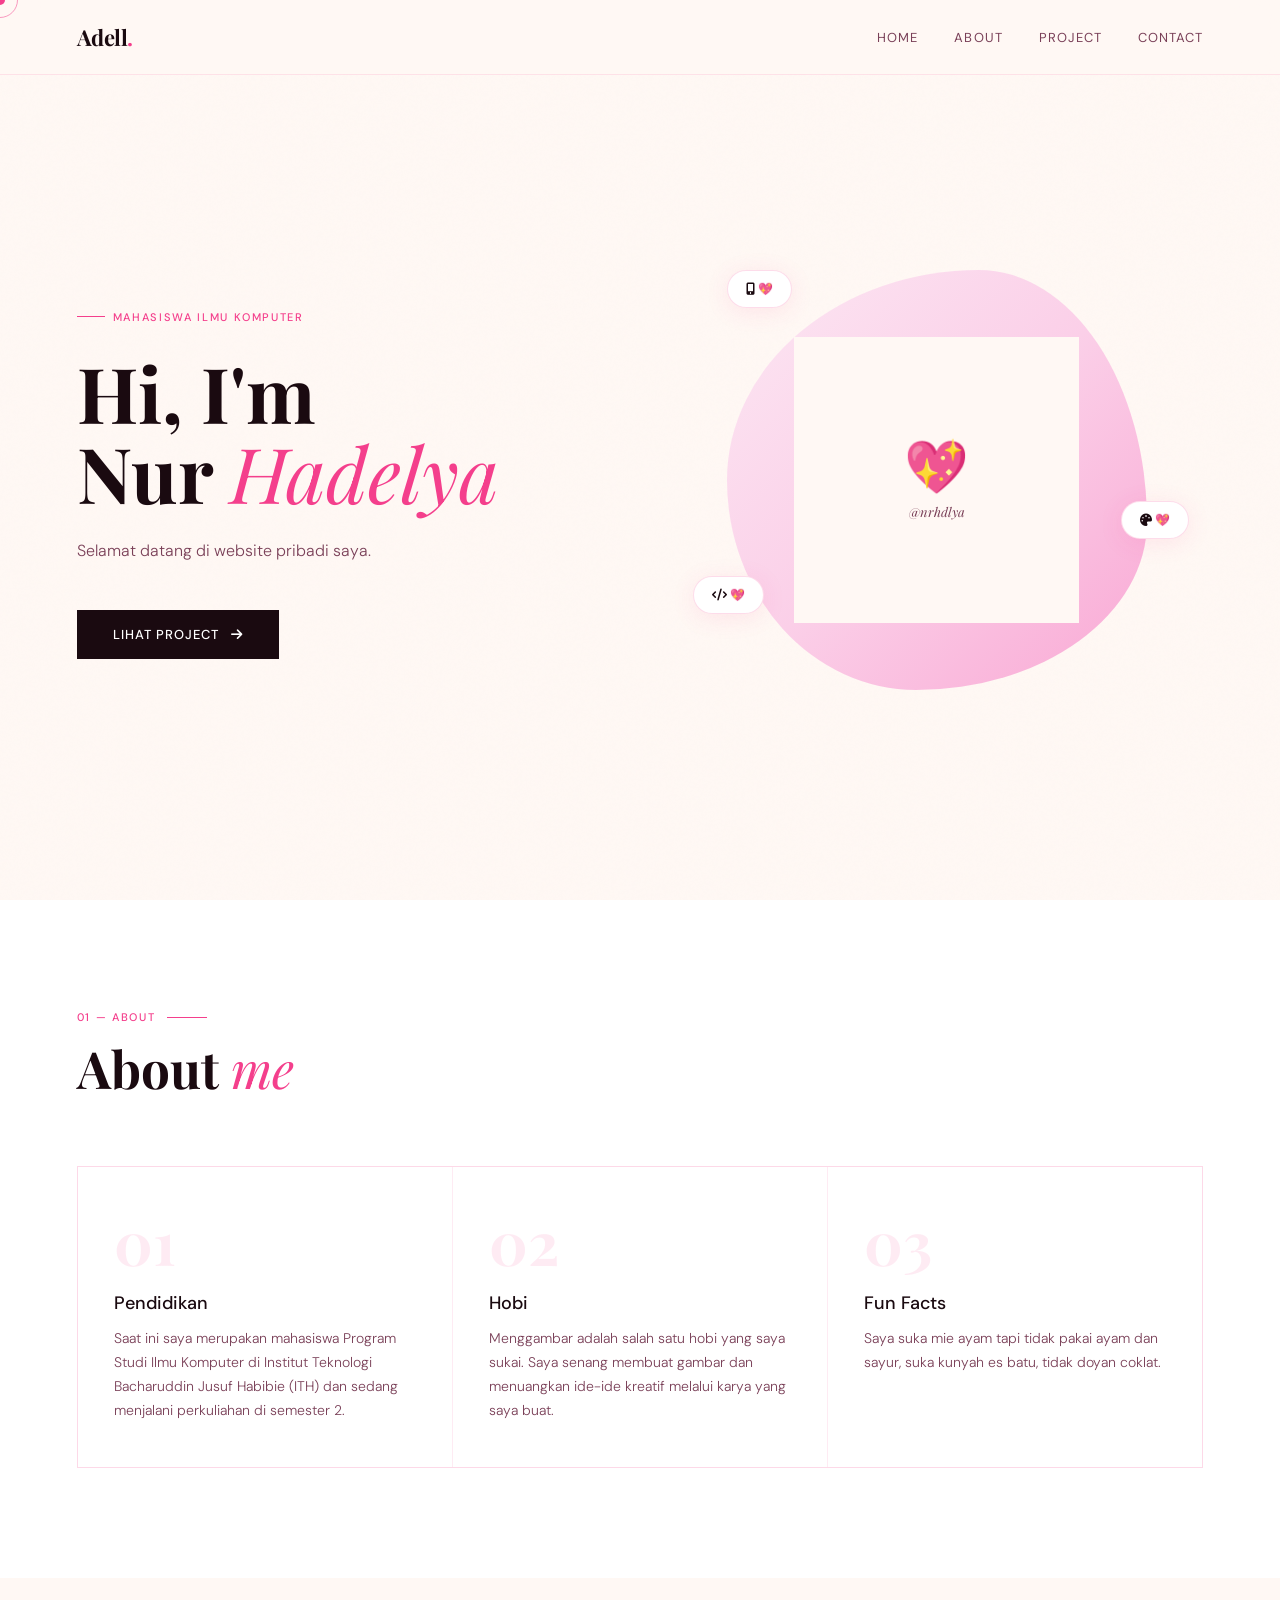
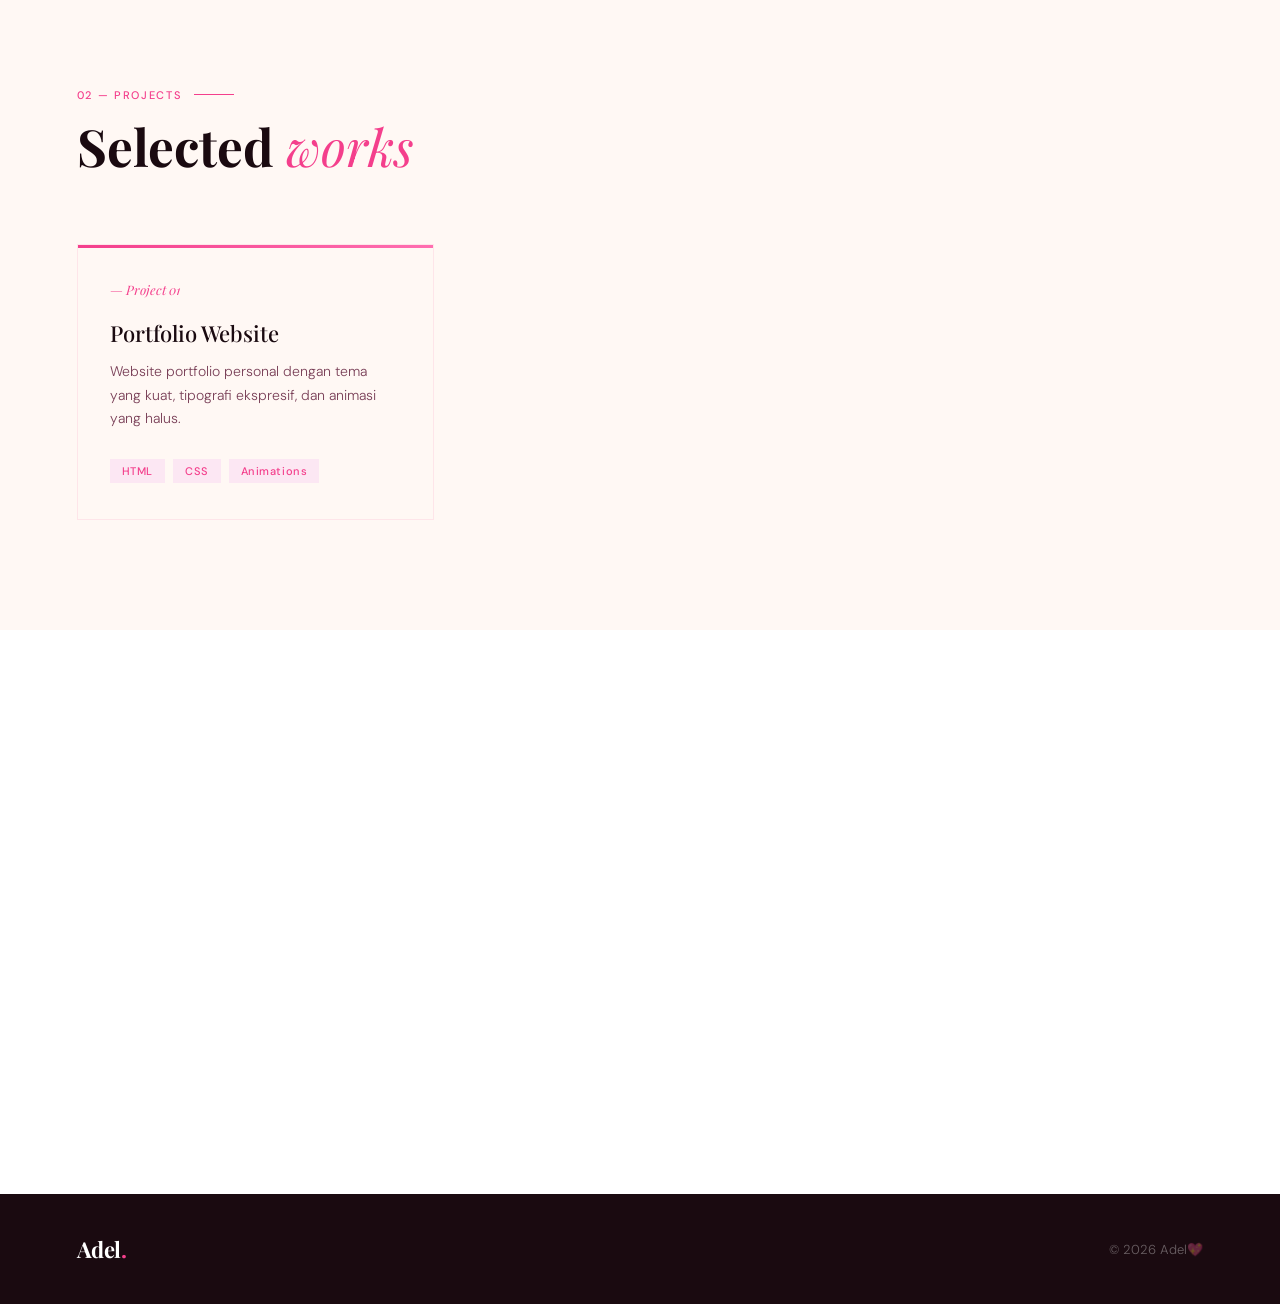
<file: index.html>
<!DOCTYPE html>
<html lang="id">
<head>
  <meta charset="UTF-8">
  <meta name="viewport" content="width=device-width, initial-scale=1.0">
  <title>Adel — Web</title>
  <link rel="preconnect" href="https://fonts.googleapis.com">
  <link rel="preconnect" href="https://fonts.gstatic.com" crossorigin>
  <link href="https://fonts.googleapis.com/css2?family=Playfair+Display:ital,wght@0,700;1,400&family=DM+Sans:wght@300;400;500&display=swap" rel="stylesheet">
  <link rel="stylesheet" href="https://cdnjs.cloudflare.com/ajax/libs/font-awesome/6.5.1/css/all.min.css">
  <link rel="stylesheet" href="style.css">
</head>
<body>

  <!-- Custom cursor -->
  <div class="cursor" id="cursor"></div>
  <div class="cursor-ring" id="cursorRing"></div>

  <!-- Header -->
  <header>
  <div class="logo">Adell<span>.</span></div>

  <div class="menu-toggle" id="menuToggle">
    <i class="fas fa-bars"></i>
  </div>

  <nav id="navMenu">
    <a href="#home">HOME</a>
    <a href="#about">ABOUT</a>
    <a href="#project">PROJECT</a>
    <a href="#contact">CONTACT</a>
  </nav>
</header>

  <!-- Hero -->
  <section class="hero" id="home">
    <div class="hero-text reveal">
      <div class="hero-tag">Mahasiswa Ilmu Komputer</div>
      <h1 class="hero-title">
        Hi, I'm<br>
        Nur <em>Hadelya</em>
      </h1>
      <p class="hero-desc">
        Selamat datang di website pribadi saya.
      </p>
      <a href="#project" class="hero-cta">
        <span>Lihat Project</span>
        <i class="fas fa-arrow-right"></i>
      </a>
    </div>

    <div class="hero-visual reveal">
      <div class="blob-wrap">
        <div class="blob"></div>
        <div class="blob-inner">
          <span class="blob-icon">💖</span>
          <span class="blob-label">@nrhdlya</span>
        </div>
        <div class="float-badge"><i class="fas fa-code"></i> 💖</div>
        <div class="float-badge"><i class="fas fa-palette"></i> 💖</div>
        <div class="float-badge"><i class="fas fa-mobile-alt"></i> 💖</div>
      </div>
    </div>
  </section>

  <!-- About -->
  <section id="about">
    <div class="section-header reveal">
      <div class="section-num">01 — About</div>
      <h2 class="section-title">About <em>me</em> </h2>
    </div>
    <div class="about-grid">
      <div class="skill-cell reveal">
        <div class="skill-number">01</div>
        <h3>Pendidikan</h3>
        <p>Saat ini saya merupakan mahasiswa Program Studi Ilmu Komputer di Institut Teknologi Bacharuddin Jusuf Habibie (ITH) dan sedang menjalani perkuliahan di semester 2.</p>
      </div>
      <div class="skill-cell reveal">
        <div class="skill-number">02</div>
        <h3>Hobi</h3>
        <p>Menggambar adalah salah satu hobi yang saya sukai. Saya senang membuat gambar dan menuangkan ide-ide kreatif melalui karya yang saya buat.</p>
      </div>
      <div class="skill-cell reveal">
        <div class="skill-number">03</div>
        <h3>Fun Facts</h3>
        <p>Saya suka mie ayam tapi tidak pakai ayam dan sayur, suka kunyah es batu, tidak doyan coklat.</p>
      </div>
    </div>
  </section>

  <!-- Projects -->
  <section id="project">
    <div class="section-header reveal">
      <div class="section-num">02 — Projects</div>
      <h2 class="section-title">Selected <em>works</em></h2>
    </div>
    <div class="projects-grid">
      <div class="project-card reveal">
        <div class="project-number">— Project 01</div>
        <h3>Portfolio Website</h3>
        <p>Website portfolio personal dengan tema yang kuat, tipografi ekspresif, dan animasi yang halus.</p>
        <div class="project-tags">
          <span class="tag">HTML</span>
          <span class="tag">CSS</span>
          <span class="tag">Animations</span>
        </div>
      </div>
      <div class="project-card reveal">
        <div class="project-number">— Project 02</div>
        <h3>Landing Page</h3>
        <p>Landing page bisnis yang clean, modern, dan dioptimalkan untuk konversi dengan layout yang responsif.</p>
        <div class="project-tags">
          <span class="tag">HTML</span>
          <span class="tag">CSS</span>
          <span class="tag">JavaScript</span>
        </div>
      </div>
      <div class="project-card reveal">
        <div class="project-number">— Project 03</div>
        <h3>Online Shop</h3>
        <p>Tampilan toko online yang aesthetic, user-friendly, dengan grid produk yang elegan dan cart yang interaktif.</p>
        <div class="project-tags">
          <span class="tag">E-Commerce</span>
          <span class="tag">UI/UX</span>
          <span class="tag">Responsive</span>
        </div>
      </div>
    </div>
  </section>

  <!-- Contact -->
  <section id="contact">
    <div class="contact-inner">
      <div class="contact-left reveal">
        <div class="section-num">03 — Contact</div>
        <h2 class="section-title">Let's <em>connect</em></h2>
        <p>Terima kasih sudah mengunjungi website saya. Jika ingin berkenalan, berdiskusi, atau sekadar menyapa, jangan ragu untuk menghubungi saya melalui kontak berikut.</p>
      </div>
      <div class="contact-links reveal">
        <a href="https://instagram.com/nrhdlya" target="_blank" class="contact-link">
          <i class="fab fa-instagram"></i>
          <div class="contact-link-text">
            <span class="contact-link-label">Instagram</span>
            <span class="contact-link-value">@nrhdlya</span>
          </div>
          <i class="fas fa-arrow-right contact-link-arrow"></i>
        </a>
        <a href="https://wa.me/6282116201982" target="_blank" class="contact-link">
          <i class="fab fa-whatsapp"></i>
          <div class="contact-link-text">
            <span class="contact-link-label">WhatsApp</span>
            <span class="contact-link-value">+62 821-1620-1982</span>
          </div>
          <i class="fas fa-arrow-right contact-link-arrow"></i>
        </a>
        <a href="https://github.com/nrhdlya" target="_blank" class="contact-link">
          <i class="fab fa-github"></i>
          <div class="contact-link-text">
            <span class="contact-link-label">GitHub</span>
            <span class="contact-link-value">nrhdlya</span>
          </div>
          <i class="fas fa-arrow-right contact-link-arrow"></i>
        </a>
        <a href="mailto:nurhadelyamustari18@gmail.com" class="contact-link">
          <i class="fas fa-envelope"></i>
          <div class="contact-link-text">
            <span class="contact-link-label">Email</span>
            <span class="contact-link-value">nurhadelyamustari18@gmail.com</span>
          </div>
          <i class="fas fa-arrow-right contact-link-arrow"></i>
        </a>
      </div>
    </div>
  </section>

  <!-- Footer -->
  <footer>
    <div class="logo">Adel<span>.</span></div>
    <p>© 2026 Adel💖</p>
  </footer>

  <script src="script.js"></script>

</body>
</html>
</file>
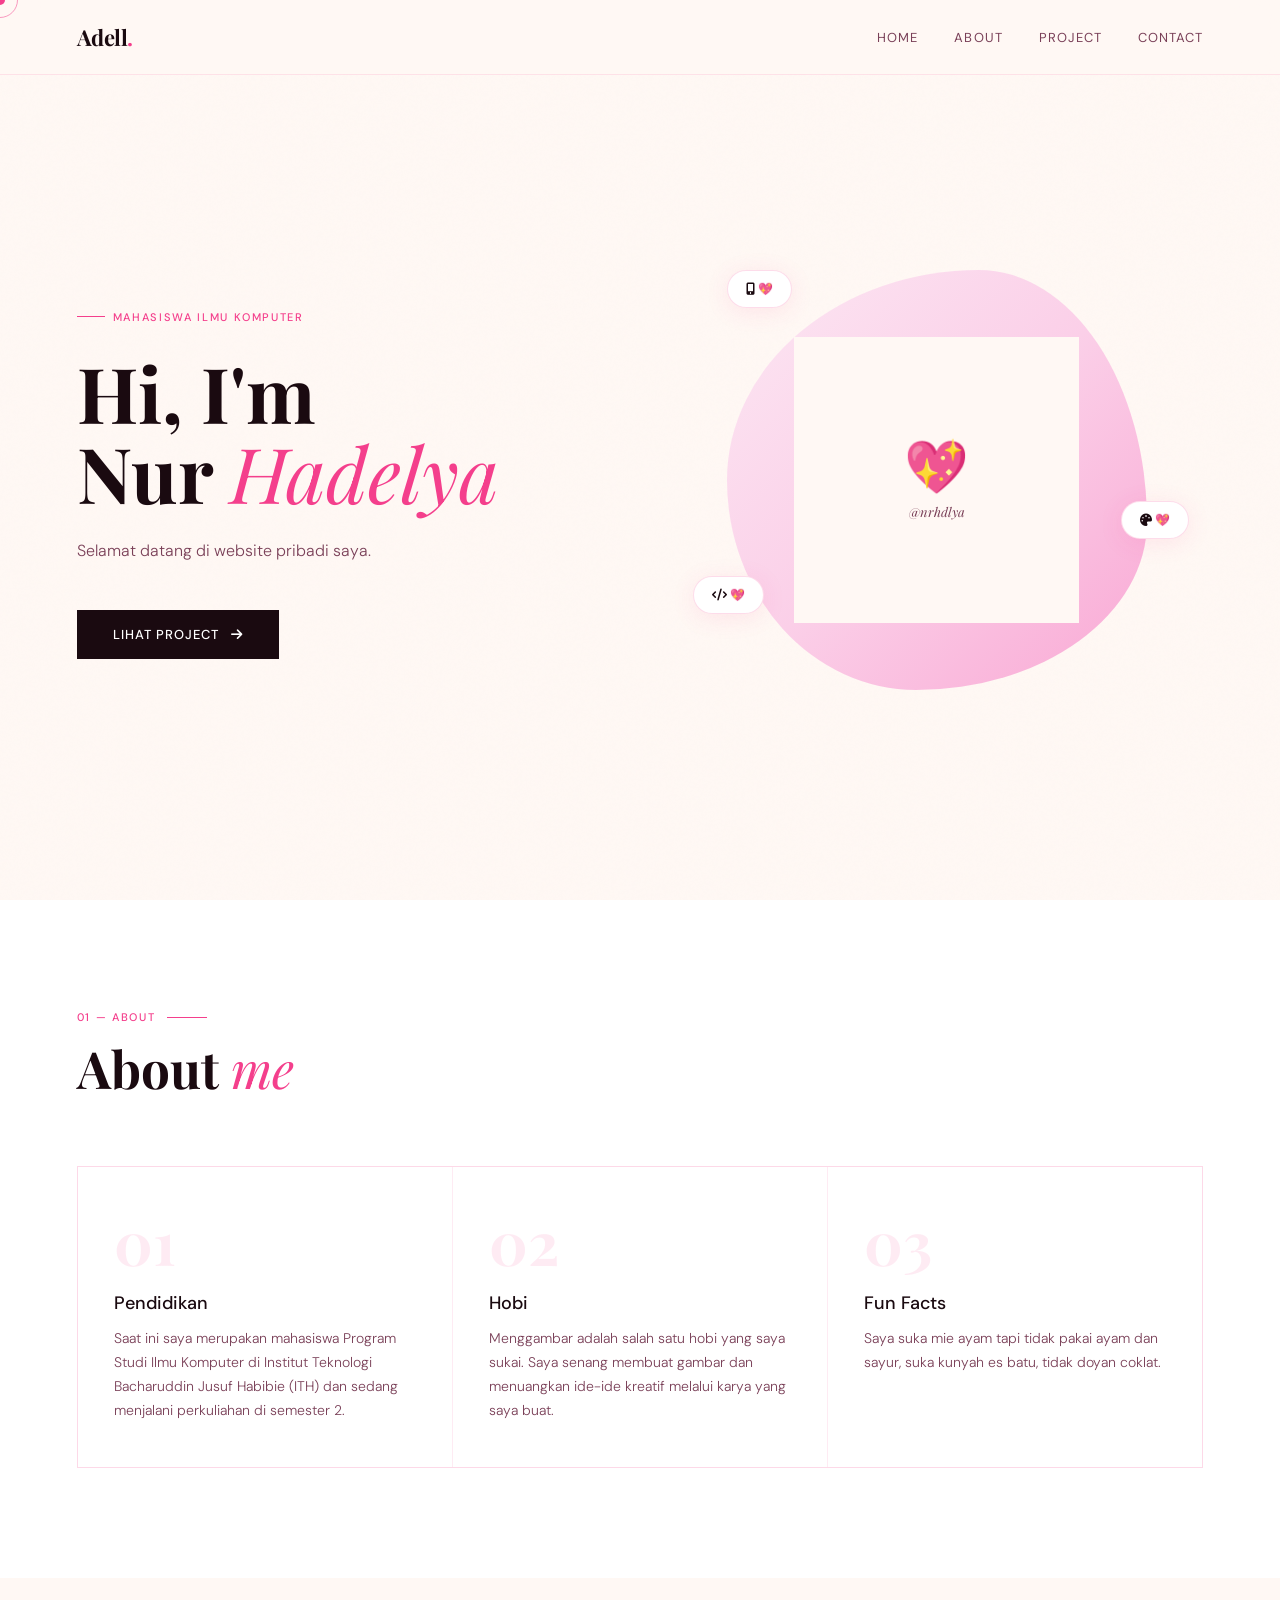
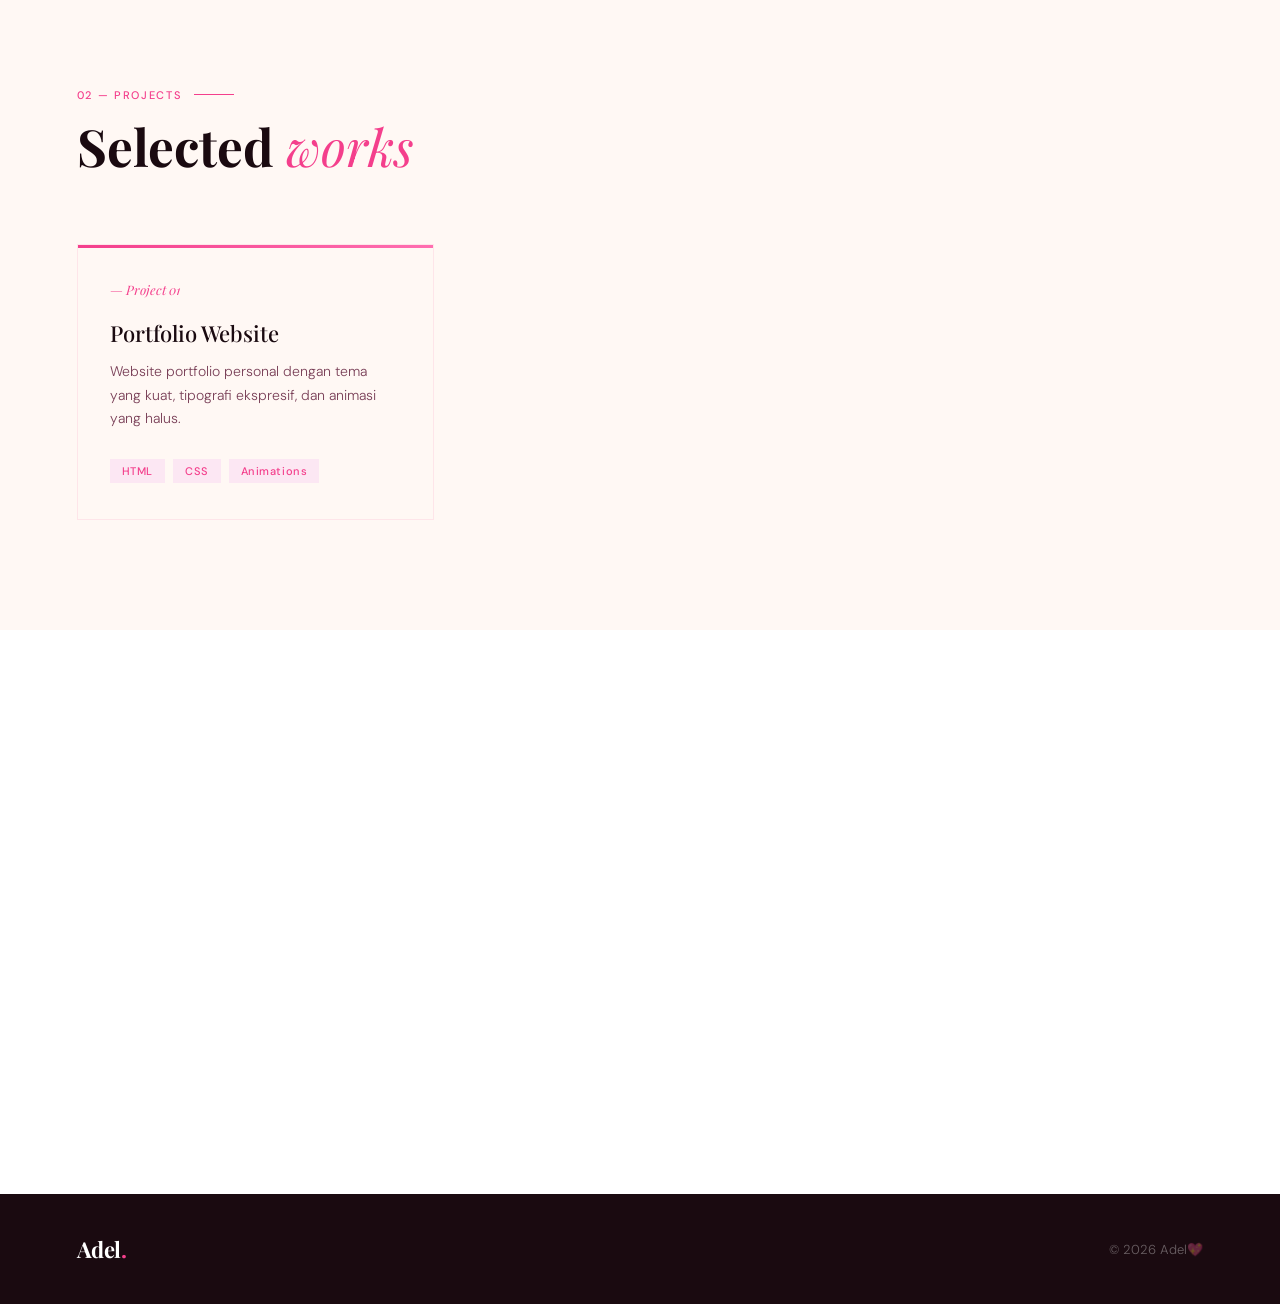
<file: del.html>
<!DOCTYPE html>
<html lang="id">
<head>
  <meta charset="UTF-8">
  <meta name="viewport" content="width=device-width, initial-scale=1.0">
  <title>Adel — Web</title>
  <link rel="preconnect" href="https://fonts.googleapis.com">
  <link rel="preconnect" href="https://fonts.gstatic.com" crossorigin>
  <link href="https://fonts.googleapis.com/css2?family=Playfair+Display:ital,wght@0,700;1,400&family=DM+Sans:wght@300;400;500&display=swap" rel="stylesheet">
  <link rel="stylesheet" href="https://cdnjs.cloudflare.com/ajax/libs/font-awesome/6.5.1/css/all.min.css">
  <link rel="stylesheet" href="del.css">
</head>
<body>

  <!-- Custom cursor -->
  <div class="cursor" id="cursor"></div>
  <div class="cursor-ring" id="cursorRing"></div>

  <!-- Header -->
  <header>
  <div class="logo">Adell<span>.</span></div>

  <div class="menu-toggle" id="menuToggle">
    <i class="fas fa-bars"></i>
  </div>

  <nav id="navMenu">
    <a href="#home">HOME</a>
    <a href="#about">ABOUT</a>
    <a href="#project">PROJECT</a>
    <a href="#contact">CONTACT</a>
  </nav>
</header>

  <!-- Hero -->
  <section class="hero" id="home">
    <div class="hero-text reveal">
      <div class="hero-tag">Mahasiswa Ilmu Komputer</div>
      <h1 class="hero-title">
        Hi, I'm<br>
        Nur <em>Hadelya</em>
      </h1>
      <p class="hero-desc">
        Selamat datang di website pribadi saya.
      </p>
      <a href="#project" class="hero-cta">
        <span>Lihat Project</span>
        <i class="fas fa-arrow-right"></i>
      </a>
    </div>

    <div class="hero-visual reveal">
      <div class="blob-wrap">
        <div class="blob"></div>
        <div class="blob-inner">
          <span class="blob-icon">💖</span>
          <span class="blob-label">@nrhdlya</span>
        </div>
        <div class="float-badge"><i class="fas fa-code"></i> 💖</div>
        <div class="float-badge"><i class="fas fa-palette"></i> 💖</div>
        <div class="float-badge"><i class="fas fa-mobile-alt"></i> 💖</div>
      </div>
    </div>
  </section>

  <!-- About -->
  <section id="about">
    <div class="section-header reveal">
      <div class="section-num">01 — About</div>
      <h2 class="section-title">About <em>me</em> </h2>
    </div>
    <div class="about-grid">
      <div class="skill-cell reveal">
        <div class="skill-number">01</div>
        <h3>Pendidikan</h3>
        <p>Saat ini saya merupakan mahasiswa Program Studi Ilmu Komputer di Institut Teknologi Bacharuddin Jusuf Habibie (ITH) dan sedang menjalani perkuliahan di semester 2.</p>
      </div>
      <div class="skill-cell reveal">
        <div class="skill-number">02</div>
        <h3>Hobi</h3>
        <p>Menggambar adalah salah satu hobi yang saya sukai. Saya senang membuat gambar dan menuangkan ide-ide kreatif melalui karya yang saya buat.</p>
      </div>
      <div class="skill-cell reveal">
        <div class="skill-number">03</div>
        <h3>Fun Facts</h3>
        <p>Saya suka mie ayam tapi tidak pakai ayam dan sayur, suka kunyah es batu, tidak doyan coklat.</p>
      </div>
    </div>
  </section>

  <!-- Projects -->
  <section id="project">
    <div class="section-header reveal">
      <div class="section-num">02 — Projects</div>
      <h2 class="section-title">Selected <em>works</em></h2>
    </div>
    <div class="projects-grid">
      <div class="project-card reveal">
        <div class="project-number">— Project 01</div>
        <h3>Portfolio Website</h3>
        <p>Website portfolio personal dengan tema yang kuat, tipografi ekspresif, dan animasi yang halus.</p>
        <div class="project-tags">
          <span class="tag">HTML</span>
          <span class="tag">CSS</span>
          <span class="tag">Animations</span>
        </div>
      </div>
      <div class="project-card reveal">
        <div class="project-number">— Project 02</div>
        <h3>Landing Page</h3>
        <p>Landing page bisnis yang clean, modern, dan dioptimalkan untuk konversi dengan layout yang responsif.</p>
        <div class="project-tags">
          <span class="tag">HTML</span>
          <span class="tag">CSS</span>
          <span class="tag">JavaScript</span>
        </div>
      </div>
      <div class="project-card reveal">
        <div class="project-number">— Project 03</div>
        <h3>Online Shop</h3>
        <p>Tampilan toko online yang aesthetic, user-friendly, dengan grid produk yang elegan dan cart yang interaktif.</p>
        <div class="project-tags">
          <span class="tag">E-Commerce</span>
          <span class="tag">UI/UX</span>
          <span class="tag">Responsive</span>
        </div>
      </div>
    </div>
  </section>

  <!-- Contact -->
  <section id="contact">
    <div class="contact-inner">
      <div class="contact-left reveal">
        <div class="section-num">03 — Contact</div>
        <h2 class="section-title">Let's <em>connect</em></h2>
        <p>Terima kasih sudah mengunjungi website saya. Jika ingin berkenalan, berdiskusi, atau sekadar menyapa, jangan ragu untuk menghubungi saya melalui kontak berikut.</p>
      </div>
      <div class="contact-links reveal">
        <a href="https://instagram.com/nrhdlya" target="_blank" class="contact-link">
          <i class="fab fa-instagram"></i>
          <div class="contact-link-text">
            <span class="contact-link-label">Instagram</span>
            <span class="contact-link-value">@nrhdlya</span>
          </div>
          <i class="fas fa-arrow-right contact-link-arrow"></i>
        </a>
        <a href="https://wa.me/6282116201982" target="_blank" class="contact-link">
          <i class="fab fa-whatsapp"></i>
          <div class="contact-link-text">
            <span class="contact-link-label">WhatsApp</span>
            <span class="contact-link-value">+62 821-1620-1982</span>
          </div>
          <i class="fas fa-arrow-right contact-link-arrow"></i>
        </a>
        <a href="https://github.com/nrhdlya" target="_blank" class="contact-link">
          <i class="fab fa-github"></i>
          <div class="contact-link-text">
            <span class="contact-link-label">GitHub</span>
            <span class="contact-link-value">nrhdlya</span>
          </div>
          <i class="fas fa-arrow-right contact-link-arrow"></i>
        </a>
        <a href="mailto:nurhadelyamustari18@gmail.com" class="contact-link">
          <i class="fas fa-envelope"></i>
          <div class="contact-link-text">
            <span class="contact-link-label">Email</span>
            <span class="contact-link-value">nurhadelyamustari18@gmail.com</span>
          </div>
          <i class="fas fa-arrow-right contact-link-arrow"></i>
        </a>
      </div>
    </div>
  </section>

  <!-- Footer -->
  <footer>
    <div class="logo">Adel<span>.</span></div>
    <p>© 2026 Adel💖</p>
  </footer>

  <script src="del.js"></script>

</body>
</html>
</file>
<file: style.css>
*, *::before, *::after {
  margin: 0;
  padding: 0;
  box-sizing: border-box;
}

:root {
  --pink: #f43f8c;
  --pink-light: #fce7f3;
  --pink-soft: #fbcfe8;
  --dark: #1a0a10;
  --dark-2: #2d1520;
  --cream: #fff8f4;
  --text: #1a0a10;
  --muted: #7a4058;
  --accent: #ff6eb0;
}

html { scroll-behavior: smooth; }

body {
  background: var(--cream);
  color: var(--text);
  font-family: 'DM Sans', sans-serif;
  font-weight: 300;
  overflow-x: hidden;
}

/* ─── CURSOR ─── */
.cursor {
  width: 10px; height: 10px;
  background: var(--pink);
  border-radius: 50%;
  position: fixed;
  pointer-events: none;
  z-index: 9999;
  transition: transform 0.15s ease, width 0.2s, height 0.2s;
  transform: translate(-50%, -50%);
}

.cursor-ring {
  width: 36px; height: 36px;
  border: 1.5px solid var(--pink);
  border-radius: 50%;
  position: fixed;
  pointer-events: none;
  z-index: 9998;
  transition: transform 0.08s linear, opacity 0.2s;
  transform: translate(-50%, -50%);
  opacity: 0.5;
}

/* ─── NOISE OVERLAY ─── */
body::before {
  content: '';
  position: fixed;
  inset: 0;
  background-image: url("data:image/svg+xml,%3Csvg viewBox='0 0 256 256' xmlns='http://www.w3.org/2000/svg'%3E%3Cfilter id='noise'%3E%3CfeTurbulence type='fractalNoise' baseFrequency='0.9' numOctaves='4' stitchTiles='stitch'/%3E%3C/filter%3E%3Crect width='100%25' height='100%25' filter='url(%23noise)' opacity='0.03'/%3E%3C/svg%3E");
  pointer-events: none;
  z-index: 0;
  opacity: 0.4;
}

/* ─── HEADER ─── */
header {
  position: fixed;
  top: 0; left: 0; right: 0;
  z-index: 100;
  padding: 22px 6%;
  display: flex;
  justify-content: space-between;
  align-items: center;
  backdrop-filter: blur(18px);
  -webkit-backdrop-filter: blur(18px);
  background: rgba(255, 248, 244, 0.7);
  border-bottom: 1px solid rgba(244, 63, 140, 0.12);
}

.logo {
  font-family: 'Playfair Display', serif;
  font-size: 22px;
  font-weight: 700;
  color: var(--dark);
  letter-spacing: -0.5px;
}

.logo span { color: var(--pink); }

nav { display: flex; gap: 36px; align-items: center; }

nav a {
  color: var(--muted);
  text-decoration: none;
  font-size: 13px;
  font-weight: 400;
  letter-spacing: 0.08em;
  text-transform: uppercase;
  transition: color 0.2s;
  position: relative;
}

nav a::after {
  content: '';
  position: absolute;
  bottom: -3px; left: 0;
  width: 0; height: 1px;
  background: var(--pink);
  transition: width 0.3s ease;
}

nav a:hover { color: var(--pink); }
nav a:hover::after { width: 100%; }

/* ─── HERO ─── */
.hero {
  min-height: 100vh;
  display: grid;
  grid-template-columns: 1fr 1fr;
  align-items: center;
  padding: 120px 6% 60px;
  gap: 60px;
  position: relative;
}

.hero-text { position: relative; z-index: 1; }

.hero-tag {
  display: inline-flex;
  align-items: center;
  gap: 8px;
  font-size: 11px;
  letter-spacing: 0.15em;
  text-transform: uppercase;
  color: var(--pink);
  font-weight: 500;
  margin-bottom: 28px;
}

.hero-tag::before {
  content: '';
  display: block;
  width: 28px; height: 1px;
  background: var(--pink);
}

.hero-title {
  font-family: 'Playfair Display', serif;
  font-size: clamp(48px, 6vw, 78px);
  line-height: 1.05;
  font-weight: 700;
  color: var(--dark);
  margin-bottom: 24px;
}

.hero-title em {
  font-style: italic;
  color: var(--pink);
  font-weight: 400;
}

.hero-desc {
  font-size: 16px;
  line-height: 1.8;
  color: var(--muted);
  max-width: 420px;
  margin-bottom: 44px;
}

.hero-cta {
  display: inline-flex;
  align-items: center;
  gap: 12px;
  padding: 16px 36px;
  background: var(--dark);
  color: white;
  text-decoration: none;
  font-size: 13px;
  font-weight: 500;
  letter-spacing: 0.08em;
  text-transform: uppercase;
  transition: all 0.3s ease;
  position: relative;
  overflow: hidden;
}

.hero-cta::after {
  content: '';
  position: absolute;
  inset: 0;
  background: var(--pink);
  transform: translateX(-100%);
  transition: transform 0.35s ease;
  z-index: 0;
}

.hero-cta:hover::after { transform: translateX(0); }
.hero-cta span, .hero-cta i { position: relative; z-index: 1; }

/* ─── HERO VISUAL ─── */
.hero-visual {
  position: relative;
  display: flex;
  justify-content: center;
  align-items: center;
}

.blob-wrap {
  width: min(420px, 100%);
  aspect-ratio: 1;
  position: relative;
}

.blob {
  position: absolute;
  inset: 0;
  border-radius: 60% 40% 55% 45% / 50% 60% 40% 50%;
  background: linear-gradient(135deg, #fce7f3, #fbcfe8, #f9a8d4);
  animation: blobmorph 8s ease-in-out infinite;
}

@keyframes blobmorph {
  0%, 100% { border-radius: 60% 40% 55% 45% / 50% 60% 40% 50%; }
  33%       { border-radius: 45% 55% 40% 60% / 60% 40% 55% 45%; }
  66%       { border-radius: 55% 45% 60% 40% / 40% 55% 45% 60%; }
}

.blob-inner {
  position: absolute;
  inset: 16%;
  border-radius: inherit;
  background: var(--cream);
  display: flex;
  flex-direction: column;
  align-items: center;
  justify-content: center;
  gap: 10px;
}

.blob-icon {
  font-size: 52px;
  line-height: 1;
}

.blob-label {
  font-family: 'Playfair Display', serif;
  font-size: 13px;
  color: var(--muted);
  font-style: italic;
}

/* Floating badges */
.float-badge {
  position: absolute;
  background: white;
  border: 1px solid rgba(244,63,140,0.18);
  border-radius: 40px;
  padding: 10px 18px;
  font-size: 12px;
  font-weight: 500;
  color: var(--dark);
  box-shadow: 0 4px 24px rgba(244,63,140,0.1);
  white-space: nowrap;
  animation: floatUp 3s ease-in-out infinite;
}

.float-badge:nth-child(2) { top: 8%;  right: -4%;  animation-delay: 0.5s; }
.float-badge:nth-child(3) { bottom: 18%; left: -8%;  animation-delay: 1.2s; }
.float-badge:nth-child(4) { top: 55%; right: -10%; animation-delay: 0.8s; }

@keyframes floatUp {
  0%, 100% { transform: translateY(0); }
  50%       { transform: translateY(-8px); }
}

@keyframes marquee {
  from { transform: translateX(0); }
  to   { transform: translateX(-50%); }
}

/* ─── SECTION BASE ─── */
section { padding: 110px 6%; position: relative; }
section:nth-of-type(even) { background: white; }

.section-header { margin-bottom: 70px; }

.section-num {
  font-size: 11px;
  letter-spacing: 0.15em;
  text-transform: uppercase;
  color: var(--pink);
  font-weight: 500;
  margin-bottom: 16px;
  display: flex;
  align-items: center;
  gap: 12px;
}

.section-num::after {
  content: '';
  display: block;
  height: 1px;
  width: 40px;
  background: var(--pink);
}

.section-title {
  font-family: 'Playfair Display', serif;
  font-size: clamp(34px, 4vw, 52px);
  font-weight: 700;
  color: var(--dark);
  line-height: 1.1;
}

.section-title em {
  font-style: italic;
  color: var(--pink);
  font-weight: 400;
}

/* ─── ABOUT / SKILLS ─── */
.about-grid {
  display: grid;
  grid-template-columns: 1fr 1fr 1fr;
  gap: 1px;
  background: rgba(244,63,140,0.1);
  border: 1px solid rgba(244,63,140,0.1);
}

.skill-cell {
  background: var(--cream);
  padding: 44px 36px;
  transition: background 0.3s;
  position: relative;
  overflow: hidden;
}

section:nth-of-type(even) .skill-cell { background: white; }

.skill-cell::before {
  content: '';
  position: absolute;
  bottom: 0; left: 0; right: 0;
  height: 3px;
  background: var(--pink);
  transform: scaleX(0);
  transition: transform 0.4s ease;
  transform-origin: left;
}

.skill-cell:hover { background: var(--pink-light); }
.skill-cell:hover::before { transform: scaleX(1); }

.skill-number {
  font-family: 'Playfair Display', serif;
  font-size: 60px;
  font-weight: 700;
  color: rgba(244,63,140,0.1);
  line-height: 1;
  margin-bottom: 20px;
  transition: color 0.3s;
}

.skill-cell:hover .skill-number { color: rgba(244,63,140,0.2); }

.skill-cell h3 {
  font-size: 18px;
  font-weight: 500;
  margin-bottom: 12px;
  color: var(--dark);
}

.skill-cell p {
  font-size: 14px;
  color: var(--muted);
  line-height: 1.7;
}

/* ─── PROJECTS ─── */
.projects-grid {
  display: grid;
  grid-template-columns: repeat(3, 1fr);
  gap: 28px;
}

.project-card {
  background: var(--cream);
  border: 1px solid rgba(244,63,140,0.1);
  padding: 36px 32px;
  position: relative;
  overflow: hidden;
  transition: transform 0.3s ease, box-shadow 0.3s ease;
  cursor: default;
}

section:nth-of-type(even) .project-card { background: white; }

.project-card::after {
  content: '';
  position: absolute;
  top: 0; left: 0; right: 0;
  height: 3px;
  background: linear-gradient(90deg, var(--pink), var(--accent));
}

.project-card:hover {
  transform: translateY(-6px);
  box-shadow: 0 20px 60px rgba(244,63,140,0.12);
}

.project-number {
  font-family: 'Playfair Display', serif;
  font-size: 13px;
  color: var(--pink);
  font-style: italic;
  margin-bottom: 20px;
}

.project-card h3 {
  font-size: 22px;
  font-weight: 500;
  color: var(--dark);
  margin-bottom: 12px;
  font-family: 'Playfair Display', serif;
}

.project-card p {
  font-size: 14px;
  color: var(--muted);
  line-height: 1.7;
  margin-bottom: 28px;
}

.project-tags {
  display: flex;
  flex-wrap: wrap;
  gap: 8px;
}

.tag {
  font-size: 11px;
  padding: 5px 12px;
  background: var(--pink-light);
  color: var(--pink);
  letter-spacing: 0.05em;
  font-weight: 500;
}

/* ─── CONTACT ─── */
.contact-inner {
  display: grid;
  grid-template-columns: 1fr 1fr;
  gap: 80px;
  align-items: center;
}

.contact-left p {
  font-size: 16px;
  line-height: 1.8;
  color: var(--muted);
  margin-top: 24px;
}

.contact-links {
  display: flex;
  flex-direction: column;
  gap: 16px;
}

.contact-link {
  display: flex;
  align-items: center;
  gap: 20px;
  padding: 20px 24px;
  background: white;
  border: 1px solid rgba(244,63,140,0.1);
  text-decoration: none;
  color: var(--dark);
  transition: all 0.3s;
  position: relative;
  overflow: hidden;
}

.contact-link::before {
  content: '';
  position: absolute;
  inset: 0;
  background: var(--pink-light);
  transform: translateX(-100%);
  transition: transform 0.3s ease;
  z-index: 0;
}

.contact-link:hover::before { transform: translateX(0); }

.contact-link i {
  font-size: 20px;
  color: var(--pink);
  position: relative;
  z-index: 1;
  width: 24px;
  text-align: center;
}

.contact-link-text { position: relative; z-index: 1; }

.contact-link-label {
  font-size: 11px;
  text-transform: uppercase;
  letter-spacing: 0.1em;
  color: var(--muted);
  display: block;
}

.contact-link-value {
  font-size: 14px;
  font-weight: 500;
  color: var(--dark);
  display: block;
}

.contact-link-arrow {
  margin-left: auto;
  color: var(--muted);
  font-size: 14px;
  position: relative;
  z-index: 1;
  transition: transform 0.2s, color 0.2s;
}

.contact-link:hover .contact-link-arrow {
  transform: translateX(4px);
  color: var(--pink);
}

/* ─── FOOTER ─── */
footer {
  padding: 40px 6%;
  background: var(--dark);
  display: flex;
  justify-content: space-between;
  align-items: center;
}

footer .logo { color: white; }

footer p {
  font-size: 13px;
  color: rgba(255,255,255,0.35);
}

/* ─── SCROLL REVEAL ─── */
.reveal {
  opacity: 0;
  transform: translateY(30px);
  transition: opacity 0.7s ease, transform 0.7s ease;
}

.reveal.visible {
  opacity: 1;
  transform: translateY(0);
}

/* ─── RESPONSIVE ─── */
@media (max-width: 900px) {
  .hero { grid-template-columns: 1fr; padding-top: 140px; text-align: center; }
  .hero-visual { display: none; }
  .hero-desc { max-width: 100%; }
  .about-grid { grid-template-columns: 1fr; }
  .projects-grid { grid-template-columns: 1fr; }
  .contact-inner { grid-template-columns: 1fr; }
  nav { gap: 20px; }
}

@media (max-width: 600px) {
  header { padding: 18px 5%; }
  section { padding: 80px 5%; }
  .hero { padding: 100px 5% 50px; }
}

/* ─── HAMBURGER ─── */
.menu-toggle{
  display:none;
  font-size:30px;
  color:#ff6b9d;
  cursor:pointer;
}

/* ─── MOBILE ─── */
@media (max-width:768px){

    header{
        position:fixed;
        top:0;
        left:0;
        width:100%;
    }

    .menu-toggle{
        display:block;
    }

    nav{
        display:none;
        position:absolute;
        top:100%;
        left:0;
        width:100%;
        background:#f6eef2;
        flex-direction:column;
        align-items:center;
        text-align:center;
        padding:18px 22px;
        border-top:1px solid rgba(0,0,0,.08);
        z-index:1000;
    }

    nav.active{
        display:flex;
    }

    nav a{
        width:100%;
        text-align:center;
        padding:12px 0;
    }

    /* ─── HERO ─── */
    .hero-title{
        font-size:42px;
    }

    .hero-desc{
        font-size:14px;
    }

    .hero-cta{
        padding:14px 28px;
        font-size:12px;
    }

    /* ─── ABOUT ─── */
    .skill-number{
        font-size:45px;
    }

    .skill-cell{
        padding:30px 24px;
    }

    /* ─── PROJECT ─── */
    .project-card{
        padding:24px;
    }

    .project-card h3{
        font-size:20px;
    }

    /* ─── CONTACT ─── */
    .contact-link{
        padding:16px;
    }

    .contact-link-value{
        font-size:13px;
        word-break:break-word;
    }

    /* ─── FOOTER ─── */
    footer{
        flex-direction:column;
        text-align:center;
        gap:12px;
    }

    /* ─── Sembunyikan cursor custom di HP ─── */
    .cursor,
    .cursor-ring{
        display:none;
    }
}
</file>
<file: del.css>
*, *::before, *::after {
  margin: 0;
  padding: 0;
  box-sizing: border-box;
}

:root {
  --pink: #f43f8c;
  --pink-light: #fce7f3;
  --pink-soft: #fbcfe8;
  --dark: #1a0a10;
  --dark-2: #2d1520;
  --cream: #fff8f4;
  --text: #1a0a10;
  --muted: #7a4058;
  --accent: #ff6eb0;
}

html { scroll-behavior: smooth; }

body {
  background: var(--cream);
  color: var(--text);
  font-family: 'DM Sans', sans-serif;
  font-weight: 300;
  overflow-x: hidden;
}

/* ─── CURSOR ─── */
.cursor {
  width: 10px; height: 10px;
  background: var(--pink);
  border-radius: 50%;
  position: fixed;
  pointer-events: none;
  z-index: 9999;
  transition: transform 0.15s ease, width 0.2s, height 0.2s;
  transform: translate(-50%, -50%);
}

.cursor-ring {
  width: 36px; height: 36px;
  border: 1.5px solid var(--pink);
  border-radius: 50%;
  position: fixed;
  pointer-events: none;
  z-index: 9998;
  transition: transform 0.08s linear, opacity 0.2s;
  transform: translate(-50%, -50%);
  opacity: 0.5;
}

/* ─── NOISE OVERLAY ─── */
body::before {
  content: '';
  position: fixed;
  inset: 0;
  background-image: url("data:image/svg+xml,%3Csvg viewBox='0 0 256 256' xmlns='http://www.w3.org/2000/svg'%3E%3Cfilter id='noise'%3E%3CfeTurbulence type='fractalNoise' baseFrequency='0.9' numOctaves='4' stitchTiles='stitch'/%3E%3C/filter%3E%3Crect width='100%25' height='100%25' filter='url(%23noise)' opacity='0.03'/%3E%3C/svg%3E");
  pointer-events: none;
  z-index: 0;
  opacity: 0.4;
}

/* ─── HEADER ─── */
header {
  position: fixed;
  top: 0; left: 0; right: 0;
  z-index: 100;
  padding: 22px 6%;
  display: flex;
  justify-content: space-between;
  align-items: center;
  backdrop-filter: blur(18px);
  -webkit-backdrop-filter: blur(18px);
  background: rgba(255, 248, 244, 0.7);
  border-bottom: 1px solid rgba(244, 63, 140, 0.12);
}

.logo {
  font-family: 'Playfair Display', serif;
  font-size: 22px;
  font-weight: 700;
  color: var(--dark);
  letter-spacing: -0.5px;
}

.logo span { color: var(--pink); }

nav { display: flex; gap: 36px; align-items: center; }

nav a {
  color: var(--muted);
  text-decoration: none;
  font-size: 13px;
  font-weight: 400;
  letter-spacing: 0.08em;
  text-transform: uppercase;
  transition: color 0.2s;
  position: relative;
}

nav a::after {
  content: '';
  position: absolute;
  bottom: -3px; left: 0;
  width: 0; height: 1px;
  background: var(--pink);
  transition: width 0.3s ease;
}

nav a:hover { color: var(--pink); }
nav a:hover::after { width: 100%; }

/* ─── HERO ─── */
.hero {
  min-height: 100vh;
  display: grid;
  grid-template-columns: 1fr 1fr;
  align-items: center;
  padding: 120px 6% 60px;
  gap: 60px;
  position: relative;
}

.hero-text { position: relative; z-index: 1; }

.hero-tag {
  display: inline-flex;
  align-items: center;
  gap: 8px;
  font-size: 11px;
  letter-spacing: 0.15em;
  text-transform: uppercase;
  color: var(--pink);
  font-weight: 500;
  margin-bottom: 28px;
}

.hero-tag::before {
  content: '';
  display: block;
  width: 28px; height: 1px;
  background: var(--pink);
}

.hero-title {
  font-family: 'Playfair Display', serif;
  font-size: clamp(48px, 6vw, 78px);
  line-height: 1.05;
  font-weight: 700;
  color: var(--dark);
  margin-bottom: 24px;
}

.hero-title em {
  font-style: italic;
  color: var(--pink);
  font-weight: 400;
}

.hero-desc {
  font-size: 16px;
  line-height: 1.8;
  color: var(--muted);
  max-width: 420px;
  margin-bottom: 44px;
}

.hero-cta {
  display: inline-flex;
  align-items: center;
  gap: 12px;
  padding: 16px 36px;
  background: var(--dark);
  color: white;
  text-decoration: none;
  font-size: 13px;
  font-weight: 500;
  letter-spacing: 0.08em;
  text-transform: uppercase;
  transition: all 0.3s ease;
  position: relative;
  overflow: hidden;
}

.hero-cta::after {
  content: '';
  position: absolute;
  inset: 0;
  background: var(--pink);
  transform: translateX(-100%);
  transition: transform 0.35s ease;
  z-index: 0;
}

.hero-cta:hover::after { transform: translateX(0); }
.hero-cta span, .hero-cta i { position: relative; z-index: 1; }

/* ─── HERO VISUAL ─── */
.hero-visual {
  position: relative;
  display: flex;
  justify-content: center;
  align-items: center;
}

.blob-wrap {
  width: min(420px, 100%);
  aspect-ratio: 1;
  position: relative;
}

.blob {
  position: absolute;
  inset: 0;
  border-radius: 60% 40% 55% 45% / 50% 60% 40% 50%;
  background: linear-gradient(135deg, #fce7f3, #fbcfe8, #f9a8d4);
  animation: blobmorph 8s ease-in-out infinite;
}

@keyframes blobmorph {
  0%, 100% { border-radius: 60% 40% 55% 45% / 50% 60% 40% 50%; }
  33%       { border-radius: 45% 55% 40% 60% / 60% 40% 55% 45%; }
  66%       { border-radius: 55% 45% 60% 40% / 40% 55% 45% 60%; }
}

.blob-inner {
  position: absolute;
  inset: 16%;
  border-radius: inherit;
  background: var(--cream);
  display: flex;
  flex-direction: column;
  align-items: center;
  justify-content: center;
  gap: 10px;
}

.blob-icon {
  font-size: 52px;
  line-height: 1;
}

.blob-label {
  font-family: 'Playfair Display', serif;
  font-size: 13px;
  color: var(--muted);
  font-style: italic;
}

/* Floating badges */
.float-badge {
  position: absolute;
  background: white;
  border: 1px solid rgba(244,63,140,0.18);
  border-radius: 40px;
  padding: 10px 18px;
  font-size: 12px;
  font-weight: 500;
  color: var(--dark);
  box-shadow: 0 4px 24px rgba(244,63,140,0.1);
  white-space: nowrap;
  animation: floatUp 3s ease-in-out infinite;
}

.float-badge:nth-child(2) { top: 8%;  right: -4%;  animation-delay: 0.5s; }
.float-badge:nth-child(3) { bottom: 18%; left: -8%;  animation-delay: 1.2s; }
.float-badge:nth-child(4) { top: 55%; right: -10%; animation-delay: 0.8s; }

@keyframes floatUp {
  0%, 100% { transform: translateY(0); }
  50%       { transform: translateY(-8px); }
}

@keyframes marquee {
  from { transform: translateX(0); }
  to   { transform: translateX(-50%); }
}

/* ─── SECTION BASE ─── */
section { padding: 110px 6%; position: relative; }
section:nth-of-type(even) { background: white; }

.section-header { margin-bottom: 70px; }

.section-num {
  font-size: 11px;
  letter-spacing: 0.15em;
  text-transform: uppercase;
  color: var(--pink);
  font-weight: 500;
  margin-bottom: 16px;
  display: flex;
  align-items: center;
  gap: 12px;
}

.section-num::after {
  content: '';
  display: block;
  height: 1px;
  width: 40px;
  background: var(--pink);
}

.section-title {
  font-family: 'Playfair Display', serif;
  font-size: clamp(34px, 4vw, 52px);
  font-weight: 700;
  color: var(--dark);
  line-height: 1.1;
}

.section-title em {
  font-style: italic;
  color: var(--pink);
  font-weight: 400;
}

/* ─── ABOUT / SKILLS ─── */
.about-grid {
  display: grid;
  grid-template-columns: 1fr 1fr 1fr;
  gap: 1px;
  background: rgba(244,63,140,0.1);
  border: 1px solid rgba(244,63,140,0.1);
}

.skill-cell {
  background: var(--cream);
  padding: 44px 36px;
  transition: background 0.3s;
  position: relative;
  overflow: hidden;
}

section:nth-of-type(even) .skill-cell { background: white; }

.skill-cell::before {
  content: '';
  position: absolute;
  bottom: 0; left: 0; right: 0;
  height: 3px;
  background: var(--pink);
  transform: scaleX(0);
  transition: transform 0.4s ease;
  transform-origin: left;
}

.skill-cell:hover { background: var(--pink-light); }
.skill-cell:hover::before { transform: scaleX(1); }

.skill-number {
  font-family: 'Playfair Display', serif;
  font-size: 60px;
  font-weight: 700;
  color: rgba(244,63,140,0.1);
  line-height: 1;
  margin-bottom: 20px;
  transition: color 0.3s;
}

.skill-cell:hover .skill-number { color: rgba(244,63,140,0.2); }

.skill-cell h3 {
  font-size: 18px;
  font-weight: 500;
  margin-bottom: 12px;
  color: var(--dark);
}

.skill-cell p {
  font-size: 14px;
  color: var(--muted);
  line-height: 1.7;
}

/* ─── PROJECTS ─── */
.projects-grid {
  display: grid;
  grid-template-columns: repeat(3, 1fr);
  gap: 28px;
}

.project-card {
  background: var(--cream);
  border: 1px solid rgba(244,63,140,0.1);
  padding: 36px 32px;
  position: relative;
  overflow: hidden;
  transition: transform 0.3s ease, box-shadow 0.3s ease;
  cursor: default;
}

section:nth-of-type(even) .project-card { background: white; }

.project-card::after {
  content: '';
  position: absolute;
  top: 0; left: 0; right: 0;
  height: 3px;
  background: linear-gradient(90deg, var(--pink), var(--accent));
}

.project-card:hover {
  transform: translateY(-6px);
  box-shadow: 0 20px 60px rgba(244,63,140,0.12);
}

.project-number {
  font-family: 'Playfair Display', serif;
  font-size: 13px;
  color: var(--pink);
  font-style: italic;
  margin-bottom: 20px;
}

.project-card h3 {
  font-size: 22px;
  font-weight: 500;
  color: var(--dark);
  margin-bottom: 12px;
  font-family: 'Playfair Display', serif;
}

.project-card p {
  font-size: 14px;
  color: var(--muted);
  line-height: 1.7;
  margin-bottom: 28px;
}

.project-tags {
  display: flex;
  flex-wrap: wrap;
  gap: 8px;
}

.tag {
  font-size: 11px;
  padding: 5px 12px;
  background: var(--pink-light);
  color: var(--pink);
  letter-spacing: 0.05em;
  font-weight: 500;
}

/* ─── CONTACT ─── */
.contact-inner {
  display: grid;
  grid-template-columns: 1fr 1fr;
  gap: 80px;
  align-items: center;
}

.contact-left p {
  font-size: 16px;
  line-height: 1.8;
  color: var(--muted);
  margin-top: 24px;
}

.contact-links {
  display: flex;
  flex-direction: column;
  gap: 16px;
}

.contact-link {
  display: flex;
  align-items: center;
  gap: 20px;
  padding: 20px 24px;
  background: white;
  border: 1px solid rgba(244,63,140,0.1);
  text-decoration: none;
  color: var(--dark);
  transition: all 0.3s;
  position: relative;
  overflow: hidden;
}

.contact-link::before {
  content: '';
  position: absolute;
  inset: 0;
  background: var(--pink-light);
  transform: translateX(-100%);
  transition: transform 0.3s ease;
  z-index: 0;
}

.contact-link:hover::before { transform: translateX(0); }

.contact-link i {
  font-size: 20px;
  color: var(--pink);
  position: relative;
  z-index: 1;
  width: 24px;
  text-align: center;
}

.contact-link-text { position: relative; z-index: 1; }

.contact-link-label {
  font-size: 11px;
  text-transform: uppercase;
  letter-spacing: 0.1em;
  color: var(--muted);
  display: block;
}

.contact-link-value {
  font-size: 14px;
  font-weight: 500;
  color: var(--dark);
  display: block;
}

.contact-link-arrow {
  margin-left: auto;
  color: var(--muted);
  font-size: 14px;
  position: relative;
  z-index: 1;
  transition: transform 0.2s, color 0.2s;
}

.contact-link:hover .contact-link-arrow {
  transform: translateX(4px);
  color: var(--pink);
}

/* ─── FOOTER ─── */
footer {
  padding: 40px 6%;
  background: var(--dark);
  display: flex;
  justify-content: space-between;
  align-items: center;
}

footer .logo { color: white; }

footer p {
  font-size: 13px;
  color: rgba(255,255,255,0.35);
}

/* ─── SCROLL REVEAL ─── */
.reveal {
  opacity: 0;
  transform: translateY(30px);
  transition: opacity 0.7s ease, transform 0.7s ease;
}

.reveal.visible {
  opacity: 1;
  transform: translateY(0);
}

/* ─── RESPONSIVE ─── */
@media (max-width: 900px) {
  .hero { grid-template-columns: 1fr; padding-top: 140px; text-align: center; }
  .hero-visual { display: none; }
  .hero-desc { max-width: 100%; }
  .about-grid { grid-template-columns: 1fr; }
  .projects-grid { grid-template-columns: 1fr; }
  .contact-inner { grid-template-columns: 1fr; }
  nav { gap: 20px; }
}

@media (max-width: 600px) {
  header { padding: 18px 5%; }
  section { padding: 80px 5%; }
  .hero { padding: 100px 5% 50px; }
}

/* Hamburger */
.menu-toggle{
  display:none;
  font-size:30px;
  color:#ff6b9d;
  cursor:pointer;
}

/* Hamburger */
.menu-toggle{
  display:none;
  font-size:30px;
  color:#ff6b9d;
  cursor:pointer;
}

/* Mobile */
@media (max-width:768px){

    header{
        position:fixed;
        top:0;
        left:0;
        width:100%;
    }

    .menu-toggle{
        display:block;
    }

    nav{
        display:none;
        position:absolute;
        top:100%;
        left:0;
        width:100%;
        background:#f6eef2;
        flex-direction:column;
        align-items:center;
        text-align:center;
        padding:18px 22px;
        border-top:1px solid rgba(0,0,0,.08);
        z-index:1000;
    }

    nav.active{
        display:flex;
    }

    nav a{
        width:100%;
        text-align:center;
        padding:12px 0;
    }

    /* Hero */
    .hero-title{
        font-size:42px;
    }

    .hero-desc{
        font-size:14px;
    }

    .hero-cta{
        padding:14px 28px;
        font-size:12px;
    }

    /* About */
    .skill-number{
        font-size:45px;
    }

    .skill-cell{
        padding:30px 24px;
    }

    /* Project */
    .project-card{
        padding:24px;
    }

    .project-card h3{
        font-size:20px;
    }

    /* Contact */
    .contact-link{
        padding:16px;
    }

    .contact-link-value{
        font-size:13px;
        word-break:break-word;
    }

    /* Footer */
    footer{
        flex-direction:column;
        text-align:center;
        gap:12px;
    }

    /* Sembunyikan cursor custom di HP */
    .cursor,
    .cursor-ring{
        display:none;
    }
}
</file>
